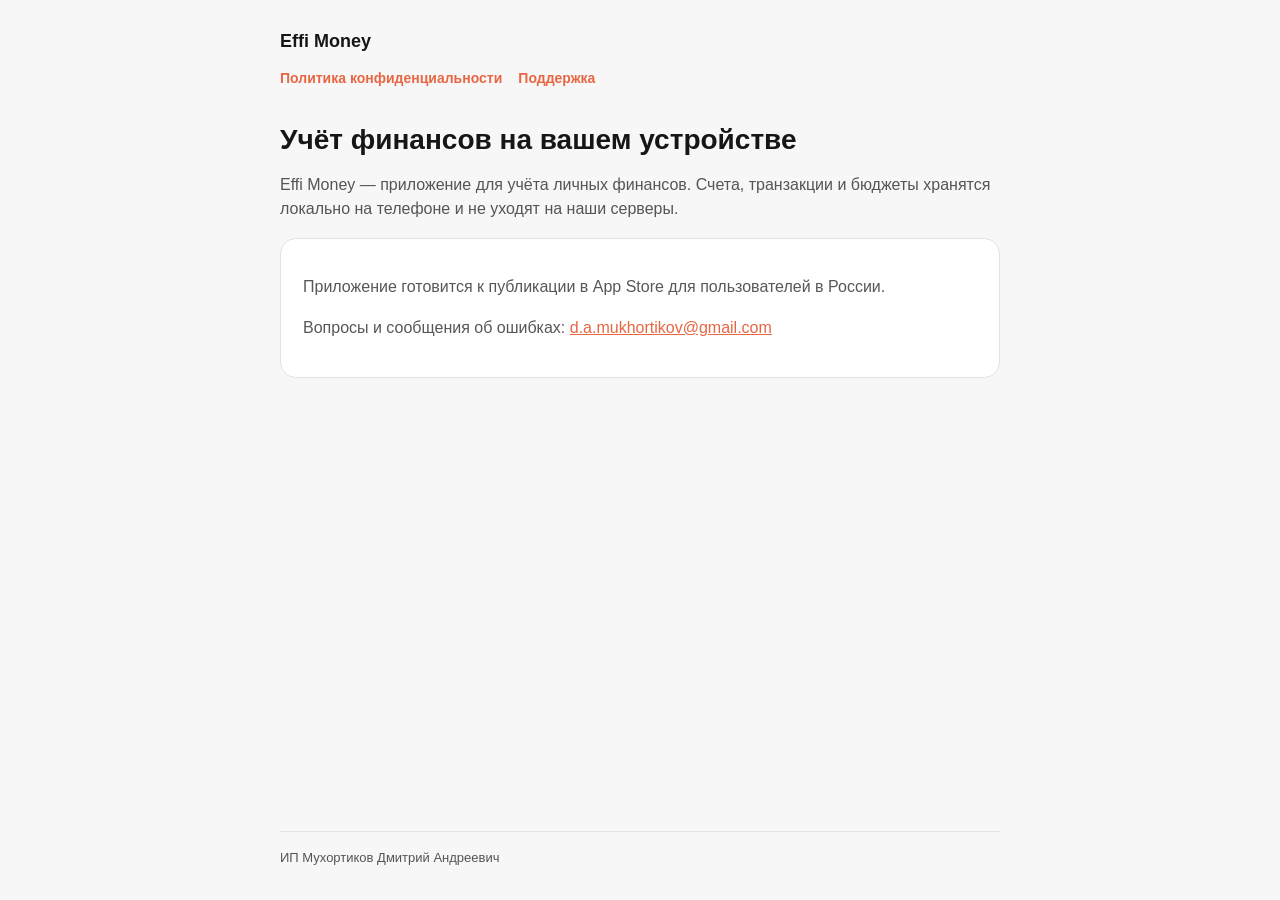
<file: index.html>
<!DOCTYPE html>
<html lang="ru">
  <head>
    <meta charset="utf-8" />
    <meta name="viewport" content="width=device-width, initial-scale=1" />
    <title>Effi Money</title>
    <link rel="stylesheet" href="styles.css" />
  </head>
  <body>
    <header>
      <a class="brand" href="./">Effi Money</a>
      <nav>
        <a href="./privacy/">Политика конфиденциальности</a>
        <a href="./support/">Поддержка</a>
      </nav>
    </header>
    <main>
      <h1>Учёт финансов на вашем устройстве</h1>
      <p>
        Effi Money — приложение для учёта личных финансов. Счета, транзакции и
        бюджеты хранятся локально на телефоне и не уходят на наши серверы.
      </p>
      <div class="card">
        <p>
          Приложение готовится к публикации в App Store для пользователей в
          России.
        </p>
        <p>
          Вопросы и сообщения об ошибках:
          <a href="mailto:d.a.mukhortikov@gmail.com"
            >d.a.mukhortikov@gmail.com</a
          >
        </p>
      </div>
    </main>
    <footer>
      ИП Мухортиков Дмитрий Андреевич
    </footer>
  </body>
</html>
</file>
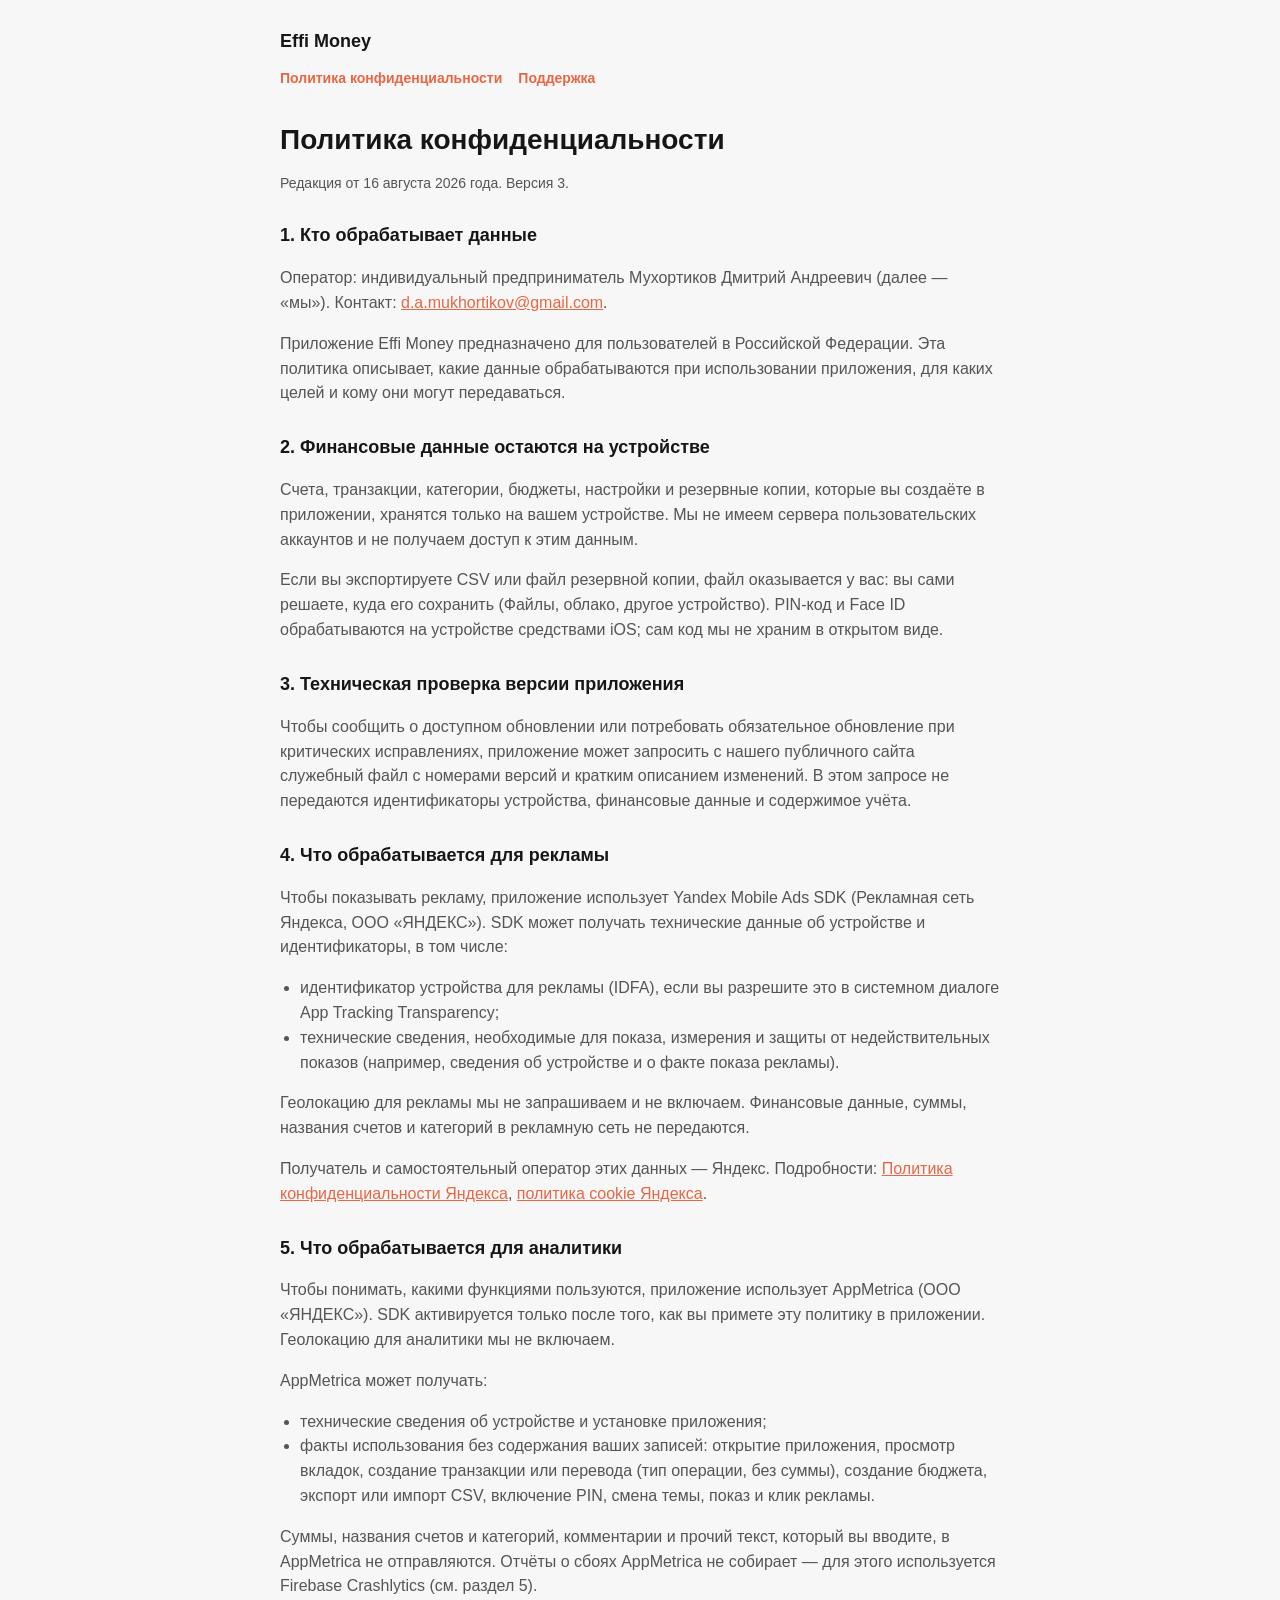
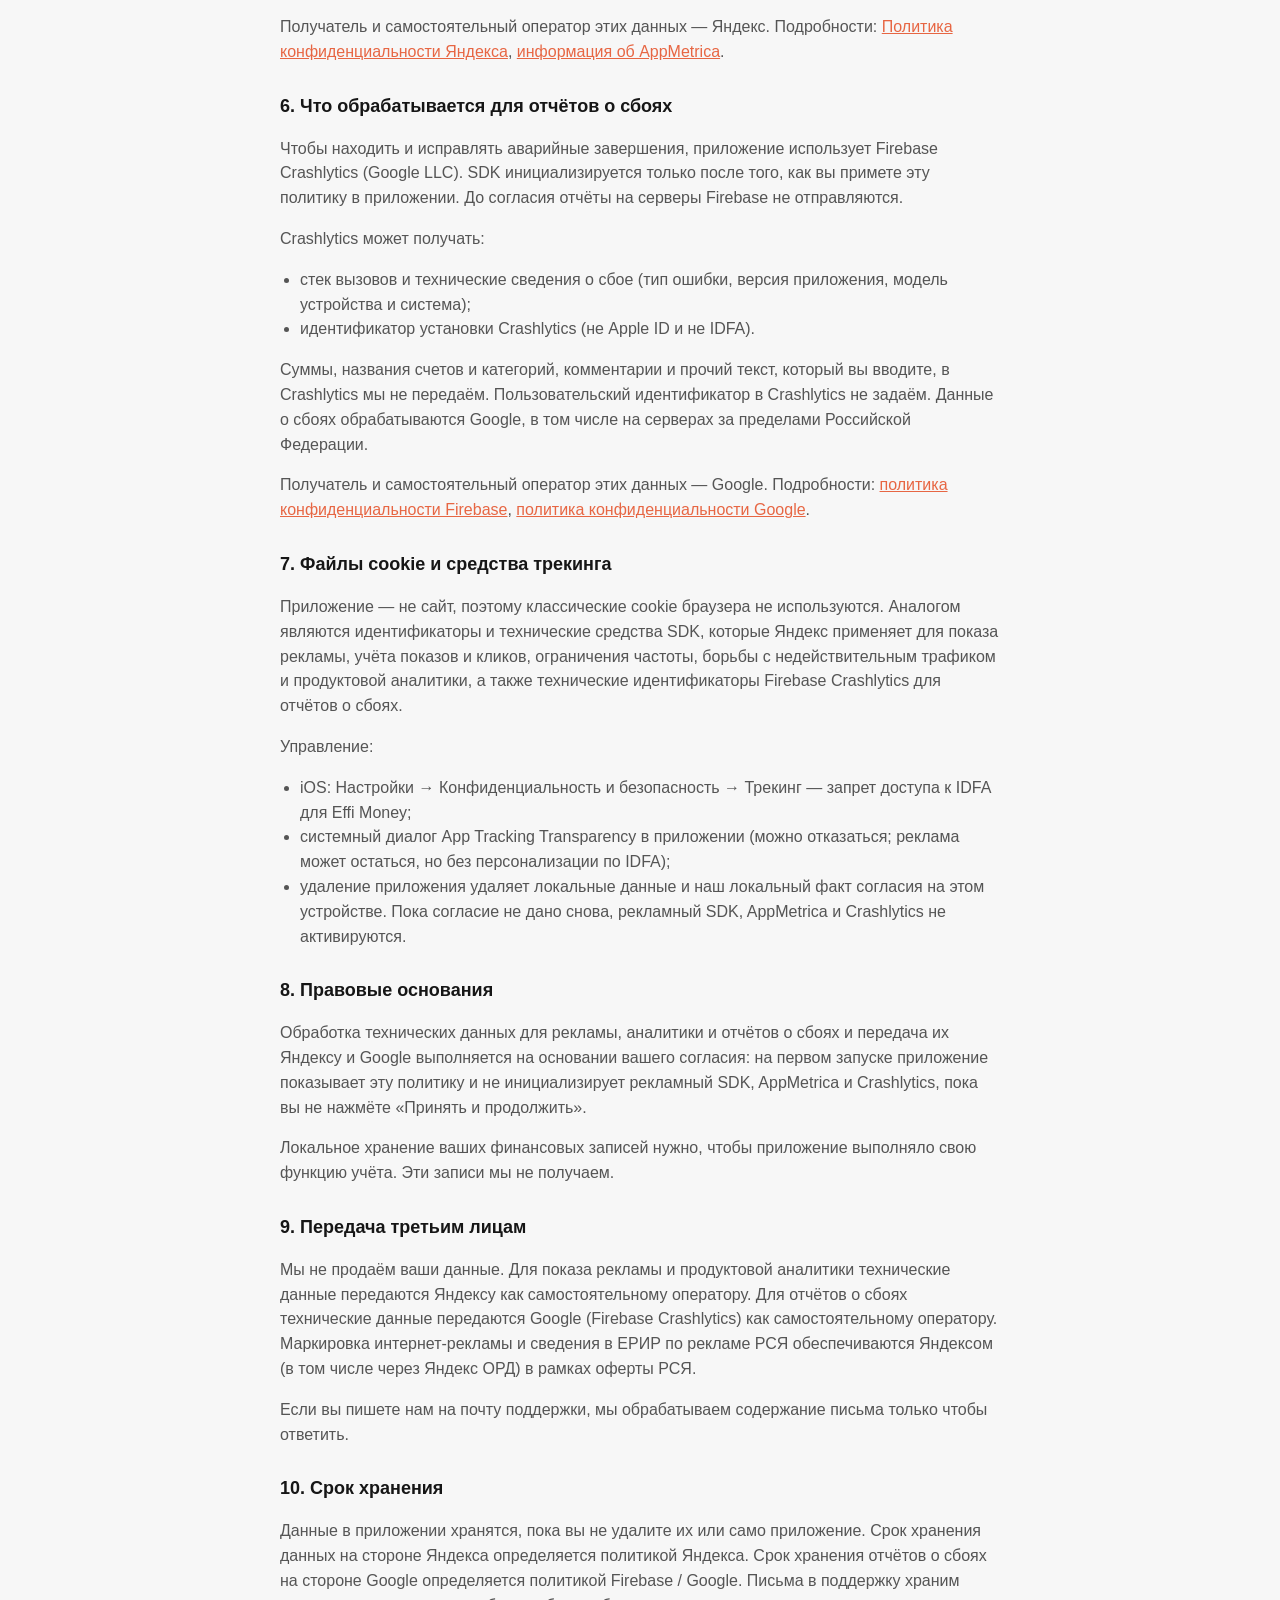
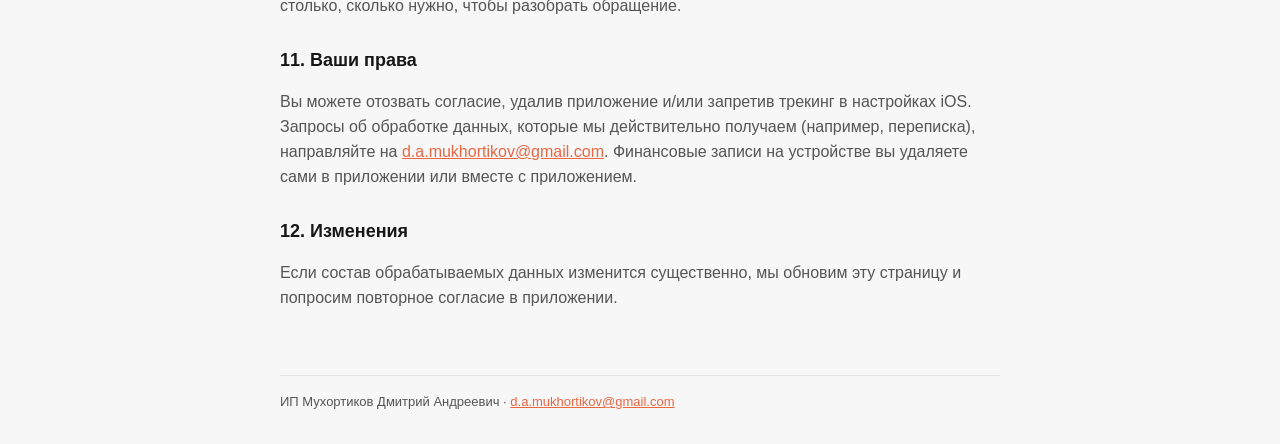
<file: privacy/index.html>
<!DOCTYPE html>
<html lang="ru">
  <head>
    <meta charset="utf-8" />
    <meta name="viewport" content="width=device-width, initial-scale=1" />
    <title>Политика конфиденциальности — Effi Money</title>
    <link rel="stylesheet" href="../styles.css" />
  </head>
  <body>
    <header>
      <a class="brand" href="../">Effi Money</a>
      <nav>
        <a href="./">Политика конфиденциальности</a>
        <a href="../support/">Поддержка</a>
      </nav>
    </header>
    <main>
      <h1>Политика конфиденциальности</h1>
      <p class="muted">Редакция от 16 августа 2026 года. Версия 3.</p>

      <h2>1. Кто обрабатывает данные</h2>
      <p>
        Оператор: индивидуальный предприниматель Мухортиков Дмитрий Андреевич
        (далее — «мы»). Контакт:
        <a href="mailto:d.a.mukhortikov@gmail.com"
          >d.a.mukhortikov@gmail.com</a
        >.
      </p>
      <p>
        Приложение Effi Money предназначено для пользователей в Российской
        Федерации. Эта политика описывает, какие данные обрабатываются при
        использовании приложения, для каких целей и кому они могут передаваться.
      </p>

      <h2>2. Финансовые данные остаются на устройстве</h2>
      <p>
        Счета, транзакции, категории, бюджеты, настройки и резервные копии,
        которые вы создаёте в приложении, хранятся только на вашем устройстве.
        Мы не имеем сервера пользовательских аккаунтов и не получаем доступ к
        этим данным.
      </p>
      <p>
        Если вы экспортируете CSV или файл резервной копии, файл оказывается у
        вас: вы сами решаете, куда его сохранить (Файлы, облако, другое
        устройство). PIN-код и Face ID обрабатываются на устройстве средствами
        iOS; сам код мы не храним в открытом виде.
      </p>

      <h2>3. Техническая проверка версии приложения</h2>
      <p>
        Чтобы сообщить о доступном обновлении или потребовать обязательное
        обновление при критических исправлениях, приложение может запросить с
        нашего публичного сайта служебный файл с номерами версий и кратким
        описанием изменений. В этом запросе не передаются идентификаторы
        устройства, финансовые данные и содержимое учёта.
      </p>

      <h2>4. Что обрабатывается для рекламы</h2>
      <p>
        Чтобы показывать рекламу, приложение использует Yandex Mobile Ads SDK
        (Рекламная сеть Яндекса, ООО «ЯНДЕКС»). SDK может получать технические
        данные об устройстве и идентификаторы, в том числе:
      </p>
      <ul>
        <li>
          идентификатор устройства для рекламы (IDFA), если вы разрешите это в
          системном диалоге App Tracking Transparency;
        </li>
        <li>
          технические сведения, необходимые для показа, измерения и защиты от
          недействительных показов (например, сведения об устройстве и о факте
          показа рекламы).
        </li>
      </ul>
      <p>
        Геолокацию для рекламы мы не запрашиваем и не включаем. Финансовые
        данные, суммы, названия счетов и категорий в рекламную сеть не
        передаются.
      </p>
      <p>
        Получатель и самостоятельный оператор этих данных — Яндекс. Подробности:
        <a href="https://yandex.ru/legal/confidential/"
          >Политика конфиденциальности Яндекса</a
        >,
        <a href="https://yandex.ru/legal/cookies_policy/"
          >политика cookie Яндекса</a
        >.
      </p>

      <h2>5. Что обрабатывается для аналитики</h2>
      <p>
        Чтобы понимать, какими функциями пользуются, приложение использует
        AppMetrica (ООО «ЯНДЕКС»). SDK активируется только после того, как вы
        примете эту политику в приложении. Геолокацию для аналитики мы не
        включаем.
      </p>
      <p>AppMetrica может получать:</p>
      <ul>
        <li>технические сведения об устройстве и установке приложения;</li>
        <li>
          факты использования без содержания ваших записей: открытие приложения,
          просмотр вкладок, создание транзакции или перевода (тип операции, без
          суммы), создание бюджета, экспорт или импорт CSV, включение PIN,
          смена темы, показ и клик рекламы.
        </li>
      </ul>
      <p>
        Суммы, названия счетов и категорий, комментарии и прочий текст, который
        вы вводите, в AppMetrica не отправляются. Отчёты о сбоях AppMetrica не
        собирает — для этого используется Firebase Crashlytics (см. раздел 5).
      </p>
      <p>
        Получатель и самостоятельный оператор этих данных — Яндекс. Подробности:
        <a href="https://yandex.ru/legal/confidential/"
          >Политика конфиденциальности Яндекса</a
        >,
        <a href="https://appmetrica.yandex.ru/about"
          >информация об AppMetrica</a
        >.
      </p>

      <h2>6. Что обрабатывается для отчётов о сбоях</h2>
      <p>
        Чтобы находить и исправлять аварийные завершения, приложение использует
        Firebase Crashlytics (Google LLC). SDK инициализируется только после
        того, как вы примете эту политику в приложении. До согласия отчёты на
        серверы Firebase не отправляются.
      </p>
      <p>Crashlytics может получать:</p>
      <ul>
        <li>
          стек вызовов и технические сведения о сбое (тип ошибки, версия
          приложения, модель устройства и система);
        </li>
        <li>
          идентификатор установки Crashlytics (не Apple ID и не IDFA).
        </li>
      </ul>
      <p>
        Суммы, названия счетов и категорий, комментарии и прочий текст, который
        вы вводите, в Crashlytics мы не передаём. Пользовательский идентификатор
        в Crashlytics не задаём. Данные о сбоях обрабатываются Google, в том
        числе на серверах за пределами Российской Федерации.
      </p>
      <p>
        Получатель и самостоятельный оператор этих данных — Google. Подробности:
        <a href="https://firebase.google.com/support/privacy"
          >политика конфиденциальности Firebase</a
        >,
        <a href="https://policies.google.com/privacy"
          >политика конфиденциальности Google</a
        >.
      </p>

      <h2>7. Файлы cookie и средства трекинга</h2>
      <p>
        Приложение — не сайт, поэтому классические cookie браузера не
        используются. Аналогом являются идентификаторы и технические средства
        SDK, которые Яндекс применяет для показа рекламы, учёта показов и
        кликов, ограничения частоты, борьбы с недействительным трафиком и
        продуктовой аналитики, а также технические идентификаторы Firebase
        Crashlytics для отчётов о сбоях.
      </p>
      <p>Управление:</p>
      <ul>
        <li>
          iOS: Настройки → Конфиденциальность и безопасность → Трекинг — запрет
          доступа к IDFA для Effi Money;
        </li>
        <li>
          системный диалог App Tracking Transparency в приложении (можно
          отказаться; реклама может остаться, но без персонализации по IDFA);
        </li>
        <li>
          удаление приложения удаляет локальные данные и наш локальный факт
          согласия на этом устройстве. Пока согласие не дано снова, рекламный
          SDK, AppMetrica и Crashlytics не активируются.
        </li>
      </ul>

      <h2>8. Правовые основания</h2>
      <p>
        Обработка технических данных для рекламы, аналитики и отчётов о сбоях и
        передача их Яндексу и Google выполняется на основании вашего согласия:
        на первом запуске приложение показывает эту политику и не
        инициализирует рекламный SDK, AppMetrica и Crashlytics, пока вы не
        нажмёте «Принять и продолжить».
      </p>
      <p>
        Локальное хранение ваших финансовых записей нужно, чтобы приложение
        выполняло свою функцию учёта. Эти записи мы не получаем.
      </p>

      <h2>9. Передача третьим лицам</h2>
      <p>
        Мы не продаём ваши данные. Для показа рекламы и продуктовой аналитики
        технические данные передаются Яндексу как самостоятельному оператору.
        Для отчётов о сбоях технические данные передаются Google (Firebase
        Crashlytics) как самостоятельному оператору. Маркировка интернет-рекламы
        и сведения в ЕРИР по рекламе РСЯ обеспечиваются Яндексом (в том числе
        через Яндекс ОРД) в рамках оферты РСЯ.
      </p>
      <p>
        Если вы пишете нам на почту поддержки, мы обрабатываем содержание письма
        только чтобы ответить.
      </p>

      <h2>10. Срок хранения</h2>
      <p>
        Данные в приложении хранятся, пока вы не удалите их или само приложение.
        Срок хранения данных на стороне Яндекса определяется политикой Яндекса.
        Срок хранения отчётов о сбоях на стороне Google определяется политикой
        Firebase / Google. Письма в поддержку храним столько, сколько нужно,
        чтобы разобрать обращение.
      </p>

      <h2>11. Ваши права</h2>
      <p>
        Вы можете отозвать согласие, удалив приложение и/или запретив трекинг в
        настройках iOS. Запросы об обработке данных, которые мы действительно
        получаем (например, переписка), направляйте на
        <a href="mailto:d.a.mukhortikov@gmail.com"
          >d.a.mukhortikov@gmail.com</a
        >. Финансовые записи на устройстве вы удаляете сами в приложении или
        вместе с приложением.
      </p>

      <h2>12. Изменения</h2>
      <p>
        Если состав обрабатываемых данных изменится существенно, мы обновим эту
        страницу и попросим повторное согласие в приложении.
      </p>
    </main>
    <footer>
      ИП Мухортиков Дмитрий Андреевич ·
      <a href="mailto:d.a.mukhortikov@gmail.com">d.a.mukhortikov@gmail.com</a>
    </footer>
  </body>
</html>
</file>
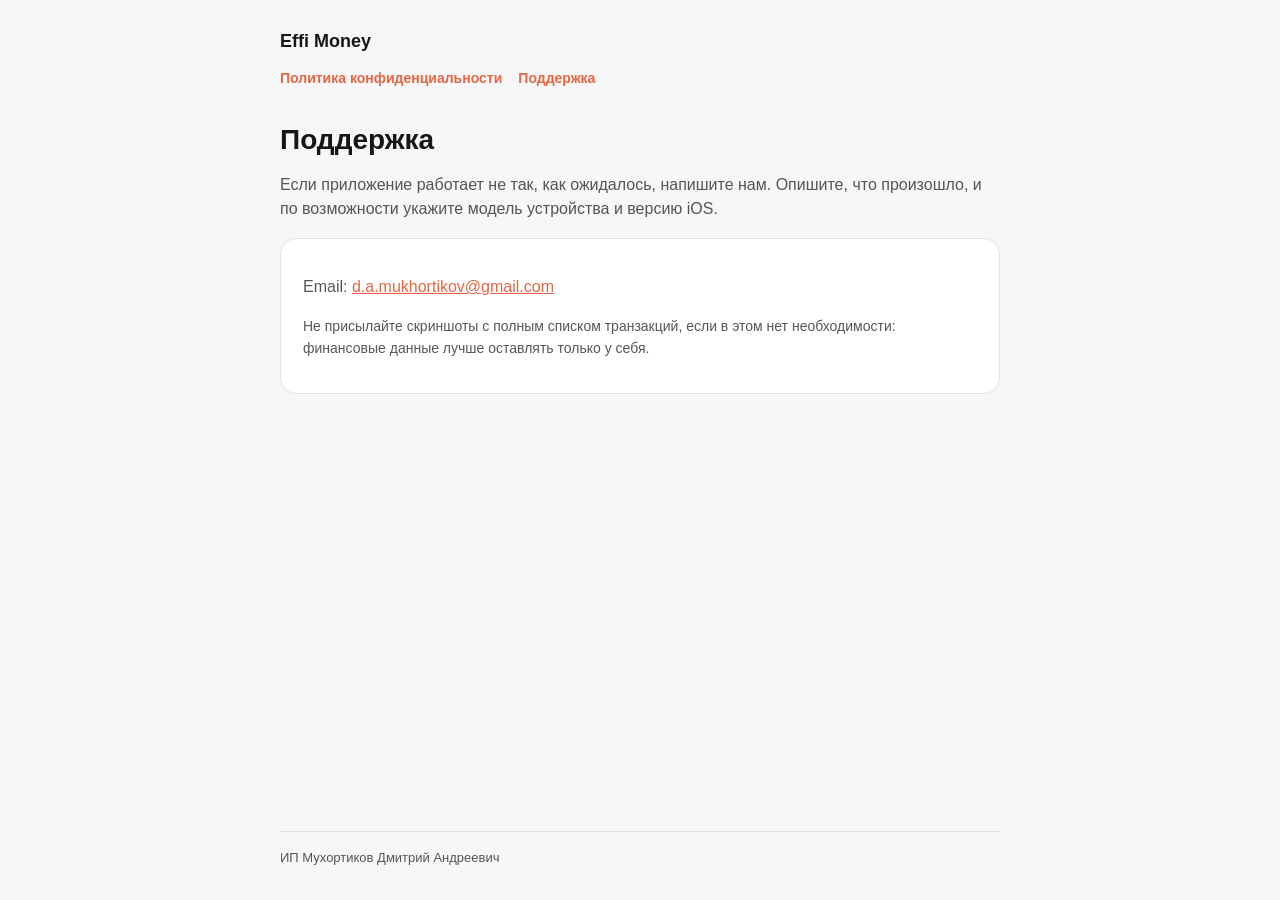
<file: support/index.html>
<!DOCTYPE html>
<html lang="ru">
  <head>
    <meta charset="utf-8" />
    <meta name="viewport" content="width=device-width, initial-scale=1" />
    <title>Поддержка — Effi Money</title>
    <link rel="stylesheet" href="../styles.css" />
  </head>
  <body>
    <header>
      <a class="brand" href="../">Effi Money</a>
      <nav>
        <a href="../privacy/">Политика конфиденциальности</a>
        <a href="./">Поддержка</a>
      </nav>
    </header>
    <main>
      <h1>Поддержка</h1>
      <p>
        Если приложение работает не так, как ожидалось, напишите нам. Опишите,
        что произошло, и по возможности укажите модель устройства и версию iOS.
      </p>
      <div class="card">
        <p>
          Email:
          <a href="mailto:d.a.mukhortikov@gmail.com"
            >d.a.mukhortikov@gmail.com</a
          >
        </p>
        <p class="muted">
          Не присылайте скриншоты с полным списком транзакций, если в этом нет
          необходимости: финансовые данные лучше оставлять только у себя.
        </p>
      </div>
    </main>
    <footer>
      ИП Мухортиков Дмитрий Андреевич
    </footer>
  </body>
</html>
</file>
<file: styles.css>
:root {
  --bg: #f7f7f7;
  --text: #161616;
  --muted: rgba(22, 22, 22, 0.72);
  --accent: #e76643;
  --card: #ffffff;
  --line: #e3e3e3;
}

* {
  box-sizing: border-box;
}

html,
body {
  margin: 0;
  padding: 0;
  background: var(--bg);
  color: var(--text);
  font-family: -apple-system, BlinkMacSystemFont, "Segoe UI", Helvetica, Arial,
    sans-serif;
  line-height: 1.55;
}

body {
  min-height: 100vh;
  display: flex;
  flex-direction: column;
}

a {
  color: var(--accent);
}

header,
main,
footer {
  width: min(720px, calc(100% - 40px));
  margin: 0 auto;
}

header {
  padding: 28px 0 8px;
}

header a.brand {
  color: var(--text);
  text-decoration: none;
  font-weight: 700;
  font-size: 18px;
}

nav {
  margin-top: 12px;
  display: flex;
  gap: 16px;
  flex-wrap: wrap;
}

nav a {
  text-decoration: none;
  font-size: 14px;
  font-weight: 600;
}

main {
  flex: 1;
  padding: 24px 0 48px;
}

h1 {
  font-size: 28px;
  line-height: 1.25;
  margin: 0 0 16px;
}

h2 {
  font-size: 18px;
  margin: 28px 0 10px;
}

p,
li {
  color: var(--muted);
}

ul {
  padding-left: 20px;
}

.card {
  background: var(--card);
  border: 1px solid var(--line);
  border-radius: 16px;
  padding: 20px 22px;
}

.muted {
  color: var(--muted);
  font-size: 14px;
}

footer {
  padding: 16px 0 32px;
  color: var(--muted);
  font-size: 13px;
  border-top: 1px solid var(--line);
}
</file>
